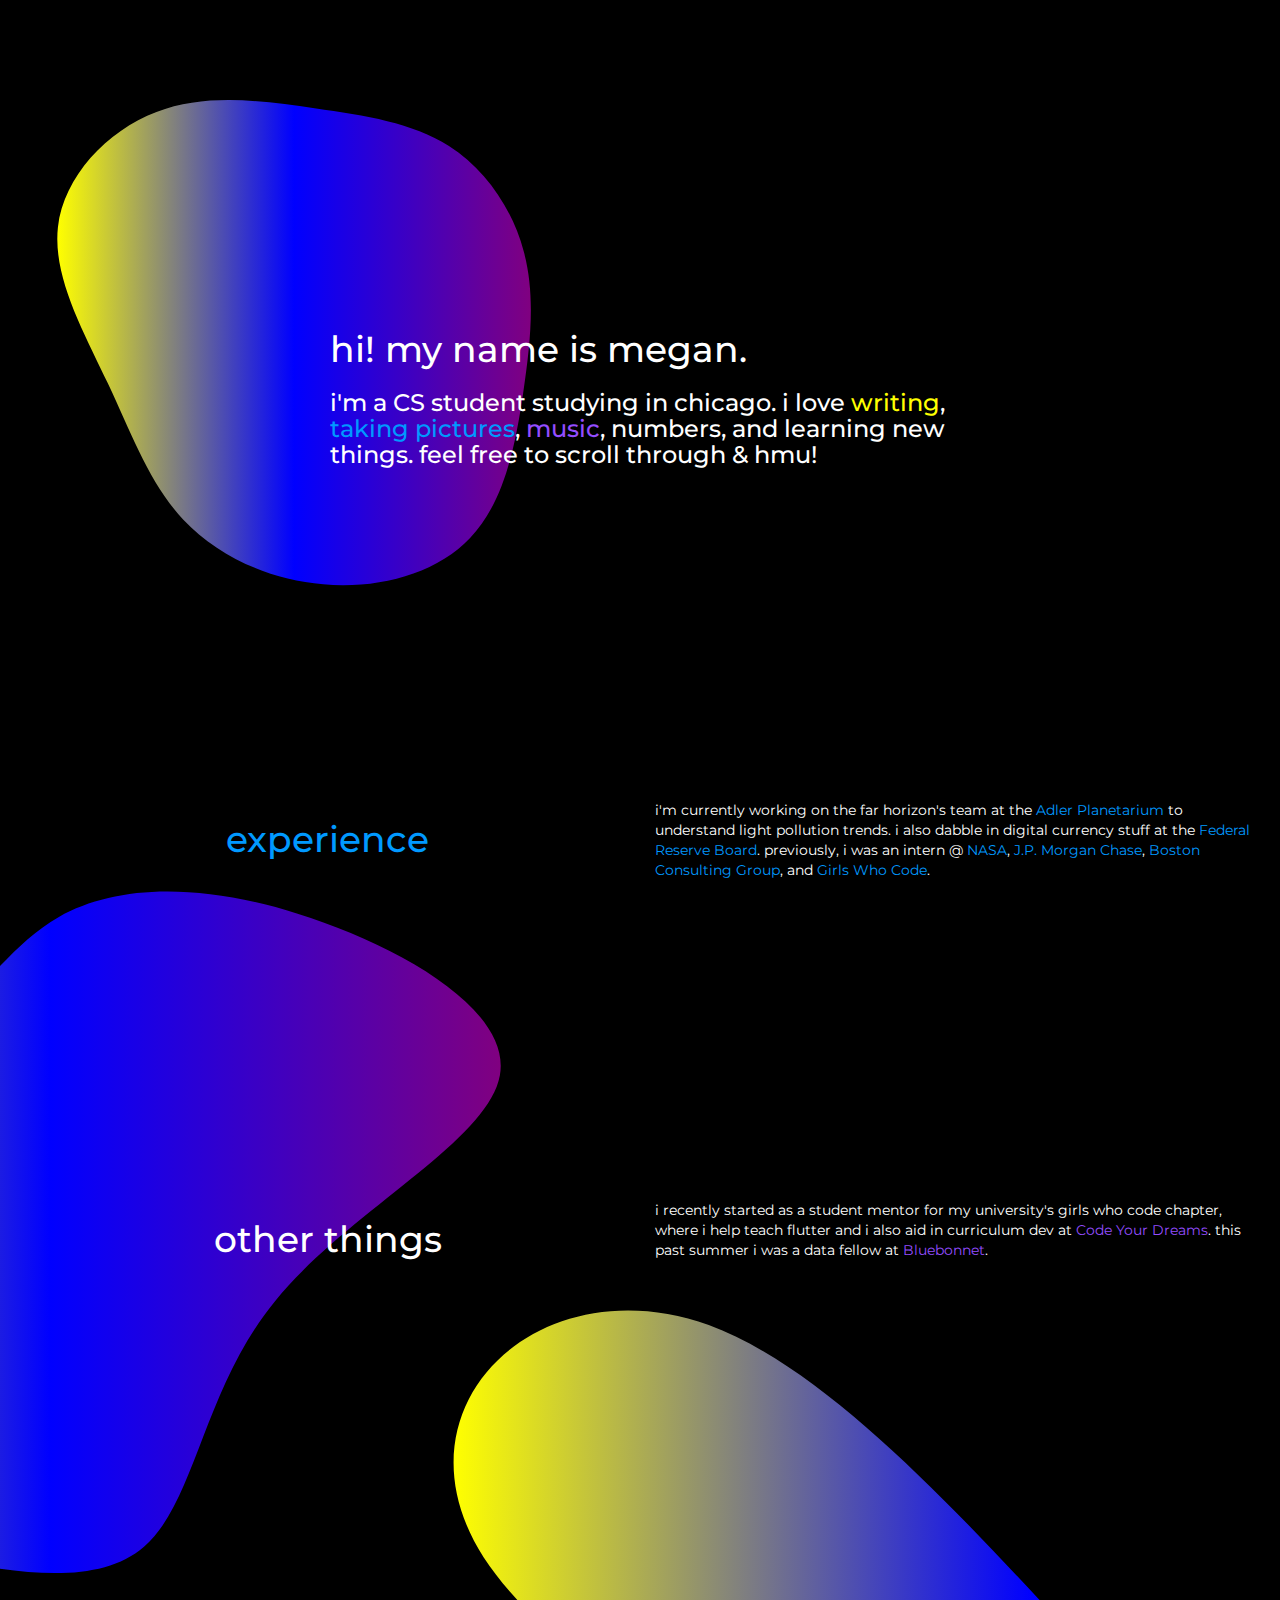
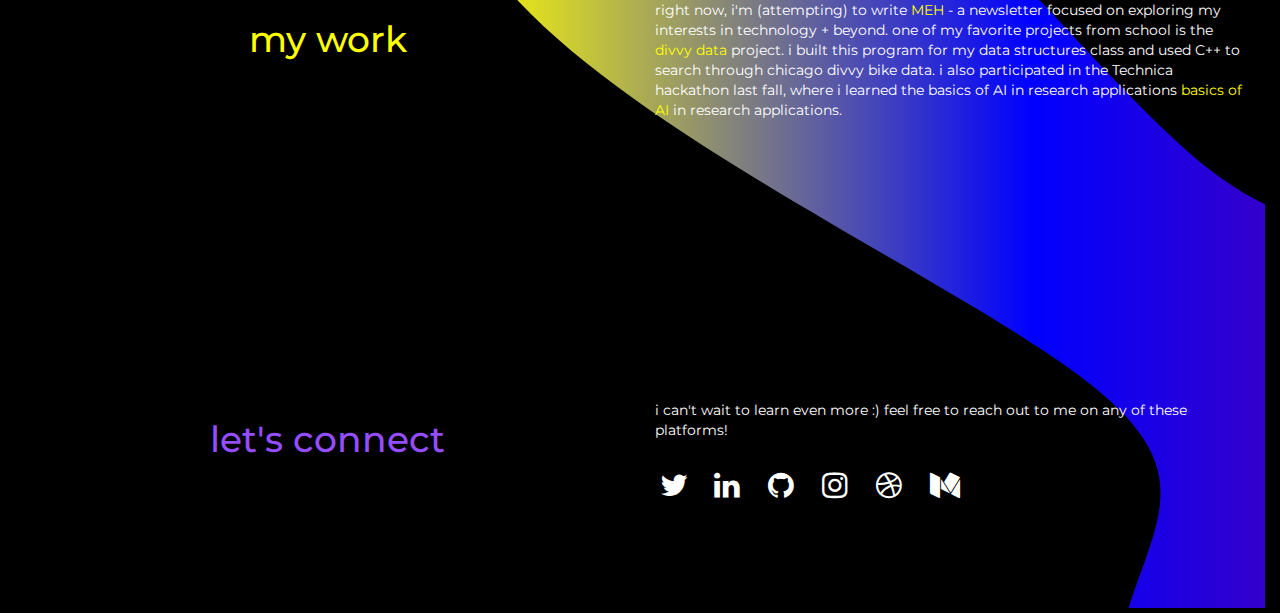
<file: index.html>
<!DOCTYPE html>
<html>
<head>
    <meta charset="utf-8">
    <meta name="viewport" content="width=device-width, initial-scale=1">
    <link rel="stylesheet" href="https://maxcdn.bootstrapcdn.com/bootstrap/3.4.1/css/bootstrap.min.css">
    <script src="https://ajax.googleapis.com/ajax/libs/jquery/3.5.1/jquery.min.js"></script>
    <script src="https://maxcdn.bootstrapcdn.com/bootstrap/3.4.1/js/bootstrap.min.js"></script>
    <link href="https://fonts.googleapis.com/css2?family=Montserrat:wght@700&display=swap" rel="stylesheet">
    <link href="index.css" rel="stylesheet">
    <link rel="stylesheet" href="https://cdnjs.cloudflare.com/ajax/libs/font-awesome/4.7.0/css/font-awesome.min.css">
    <link rel = "icon" href = 
"pleading-face_1f97a.png" 
        type = "image/x-icon">
    
    <title>megan mehta</title>
</head>
<style>
    .fa {
  padding: 20px;
  font-size: 30px;
  width: 50px;
  text-align: center;
  text-decoration: none;
}
    .fa-twitter{
  color: white;
  size: 20px;
}
.fa-linkedin{
  color: white;
  size: 20px;
}
.fa-instagram{
  color: white;
  size: 20px;
}
.fa-github{
  color: white;
  size: 20px;
}
.fa-dribbble{
  color: white;
  size: 20px;
}
.fa-medium{
  color: white;
  size: 20px;
}

.fa-google{
    color: white;
  size: 20px;
}
</style>
<body>


<div class="main" id="about"> 
    <div class="center">
        <div class="centerDiv">
            <h1>hi! my name is megan.</h1>
            <h3>i'm a CS student studying in chicago. i love <a href = "https://medium.com/@meganmehta" style="color:yellow">writing</a>, <a href = "https://vsco.co/meganmehta/gallery" style="color:#0099FF">taking pictures</a>, 
                <a href = "https://soundcloud.com/megdeemeh" style="color:#944DFF">music</a>, numbers, and
                learning new things. feel free to scroll through & hmu! 
            </h3>
        </div>
        </div>  
    <div class="blob">
        <!-- change blob style to original one from blob maker site-->
        <!-- This SVG is from https://codepen.io/Ali_Farooq_/pen/gKOJqx -->
        <!--<svg xmlns:xlink="http://www.w3.org/1999/xlink" version="1.1" xmlns="http://www.w3.org/2000/svg" viewBox="0 0 310 350">
            <path d="M156.4,339.5c31.8-2.5,59.4-26.8,80.2-48.5c28.3-29.5,40.5-47,56.1-85.1c14-34.3,20.7-75.6,2.3-111  c-18.1-34.8-55.7-58-90.4-72.3c-11.7-4.8-24.1-8.8-36.8-11.5l-0.9-0.9l-0.6,0.6c-27.7-5.8-56.6-6-82.4,3c-38.8,13.6-64,48.8-66.8,90.3c-3,43.9,17.8,88.3,33.7,128.8c5.3,13.5,10.4,27.1,14.9,40.9C77.5,309.9,111,343,156.4,339.5z"/>
        <linearGradient id="gradient-horizontal"> -->
            <svg viewBox="0 0 200 200" xmlns="http://www.w3.org/2000/svg">
                <path d="M40.3,-54.4C51.7,-47.1,60.2,-34.7,63.7,-21.3C67.3,-7.9,65.9,6.5,63.5,22.7C61.1,38.9,57.7,56.8,46.9,68.1C36.2,79.4,18.1,84.1,1,82.6C-16,81.2,-32,73.7,-42.7,62.4C-53.4,51,-58.7,35.9,-66.3,19.8C-73.8,3.8,-83.6,-13.3,-81.9,-29C-80.1,-44.7,-66.7,-59.1,-51.1,-65C-35.6,-71,-17.8,-68.5,-1.7,-66.2C14.4,-63.9,28.8,-61.7,40.3,-54.4Z" transform="translate(100 100)" />
        <linearGradient id="gradient-horizontal">
            <stop offset="0%" stop-color="var(--color-stop-1)" />
            <stop offset="50%" stop-color="var(--color-stop-2)" />
            <stop offset="100%" stop-color="var(--color-stop-3)" />
          </linearGradient>
          <linearGradient id="gradient-vertical" x2="0" y2="1">
            <stop offset="0%" stop-color="var(--color-stop-1)" />
            <stop offset="50%" stop-color="var(--color-stop-2)" />
            <stop offset="100%" stop-color="var(--color-stop-3)" />
          </linearGradient>
    </svg>
      </div>
</div>
   
<div class="main" id="experience">
    <div class="container-fluid">
        <div class="text-center">
            <h1 class="col-md-6 my-auto"style="color:#0099FF">experience</h1>
        </div>
            <p class = "col-md-6 my-auto" style="color:white"> i'm currently working on the far horizon's team at the <a style="color:#0099FF", href= https://www.adlerplanetarium.org/learn/all-ages/far-horizons/ >Adler Planetarium </a> 
                to understand light pollution trends.  
                i also dabble in digital currency stuff at the <a style="color:#0099FF", href= https://www.adlerplanetarium.org/learn/all-ages/far-horizons/ >Federal Reserve Board</a>. previously, i was an 
                intern @ <a style="color:#0099FF", href= https://www.nasa.gov/goddard >NASA</a>, <a style="color:#0099FF", href=https://www.jpmorgan.com/global/technology >J.P. Morgan Chase</a>,
                 <a style="color:#0099FF", href=https://www.bcg.com/en-us/ >Boston Consulting Group</a>, and <a style="color:#0099FF", href=https://girlswhocode.com/ >Girls Who Code</a>.</p>
        </div>
        <div class="blobOne">
            <svg viewBox="95 55 200 200" xmlns="http://www.w3.org/2000/svg">    
            <path d="M41.5,-41.3C57,-36.5,75,-26.4,73.1,-16C71.2,-5.6,49.4,5.2,38,19.2C26.6,33.2,25.7,50.5,17.5,57.6C9.4,64.6,-5.9,61.4,-22.8,57.5C-39.8,53.6,-58.4,49,-65,37.6C-71.5,26.1,-66,7.7,-55.5,-2.5C-45,-12.6,-29.4,-14.6,-19.3,-20.4C-9.3,-26.2,-4.6,-35.8,4.2,-40.8C13,-45.8,26,-46.2,41.5,-41.3Z" transform="translate(100 100)" />             </svg>
        </div>
    </div>
</div>

<div class="main" id="other">
    <div class="container-fluid">
        <div class="text-center">
        <h1 class="col-md-6 my-auto"style="color:white">other things</h1>
        </div>
        <p class = "col-md-6 my-auto" style="color:white"> i recently started as a student mentor for my university's girls who 
            code chapter, where i help teach flutter and i also aid in curriculum dev at <a style="color:#944DFF", href=https://www.codeyourdreams.org/ >Code Your Dreams</a>. 
            this past summer i was a data fellow at <a style="color:#944DFF", href=https://www.bluebonnetdata.org/ >Bluebonnet</a>. 

        </p>

        <div class="blobTwo">
            <svg viewBox="0 40 100 75" xmlns="http://www.w3.org/2000/svg">
                <path d="M11.7,-17.1C14,-16.8,13.8,-11.5,11.6,-7.8C9.3,-4.1,5,-2,8.6,4C12.1,10.1,23.4,20.1,26.7,31.6C29.9,43.2,25.2,56.3,16.7,60.3C8.3,64.3,-3.8,59.1,-9.3,49.4C-14.9,39.8,-14,25.6,-11.4,16.6C-8.8,7.6,-4.4,3.8,-15.9,-4.3C-27.4,-12.5,-54.7,-25,-62.5,-37C-70.2,-49,-58.2,-60.5,-44.5,-55.6C-30.9,-50.6,-15.4,-29.2,-5.4,-20.8C4.7,-12.5,9.5,-17.3,11.7,-17.1Z" transform="translate(100 100)" />
              </svg>
        </div>
    </div>
  
</div>

<div class="main" id="mywork">
    <div class="container-fluid">
        <div class="text-center">
        <h1 class="col-md-6 my-auto"style="color:yellow">my work</h1>
        </div>
        <p class = "col-md-6 my-auto" style="color:white"> right now, i'm (attempting) to write <a style="color:yellow", href=https://meh.substack.com>MEH</a> - a newsletter focused on exploring my 
            interests in technology + beyond. one of my favorite projects from school is the <a style="color:yellow", href=https://github.com/meganmehta/divvydata> divvy data </a> project.
            i built this program for my data structures class and used C++ to search through chicago divvy bike data.
            i also participated in the Technica hackathon last fall, where 
            i learned the basics of AI in research applications <a style="color:yellow", href=https://devpost.com/software/how-ai-is-making-your-smartphone-a-better-camera> basics of AI </a>in research applications.</p>
             
    </div>
</div>


<div class="main" id="contact">
    <div class="container-fluid">
        <div class="text-center">
            <h1 class="col-md-6 my-auto"style="color:#944DFF">let's connect</h1>
            </div>
        <p class = "col-md-6 my-auto" style="color:white"> i can't wait to learn even more :) feel free to reach out to me on any of these platforms! </p>
        <!-- add icons with social media links -->
        <a href="https://twitter.com/megdeemeh" class="fa fa-twitter"></a>
        <a href="https://www.linkedin.com/in/meganmehta/" class="fa fa-linkedin"></a>
        <a href="https://github.com/meganmehta" class="fa fa-github"></a>
        <a href="https://www.instagram.com/megdeemeh/" class="fa fa-instagram"></a>
        <a href="https://dribbble.com/megdeemeh" class="fa fa-dribbble"></a>
        <a href="https://medium.com/@meganmehta" class="fa fa-medium"></a>

    </div>
</div>

</body>
</html>
</file>
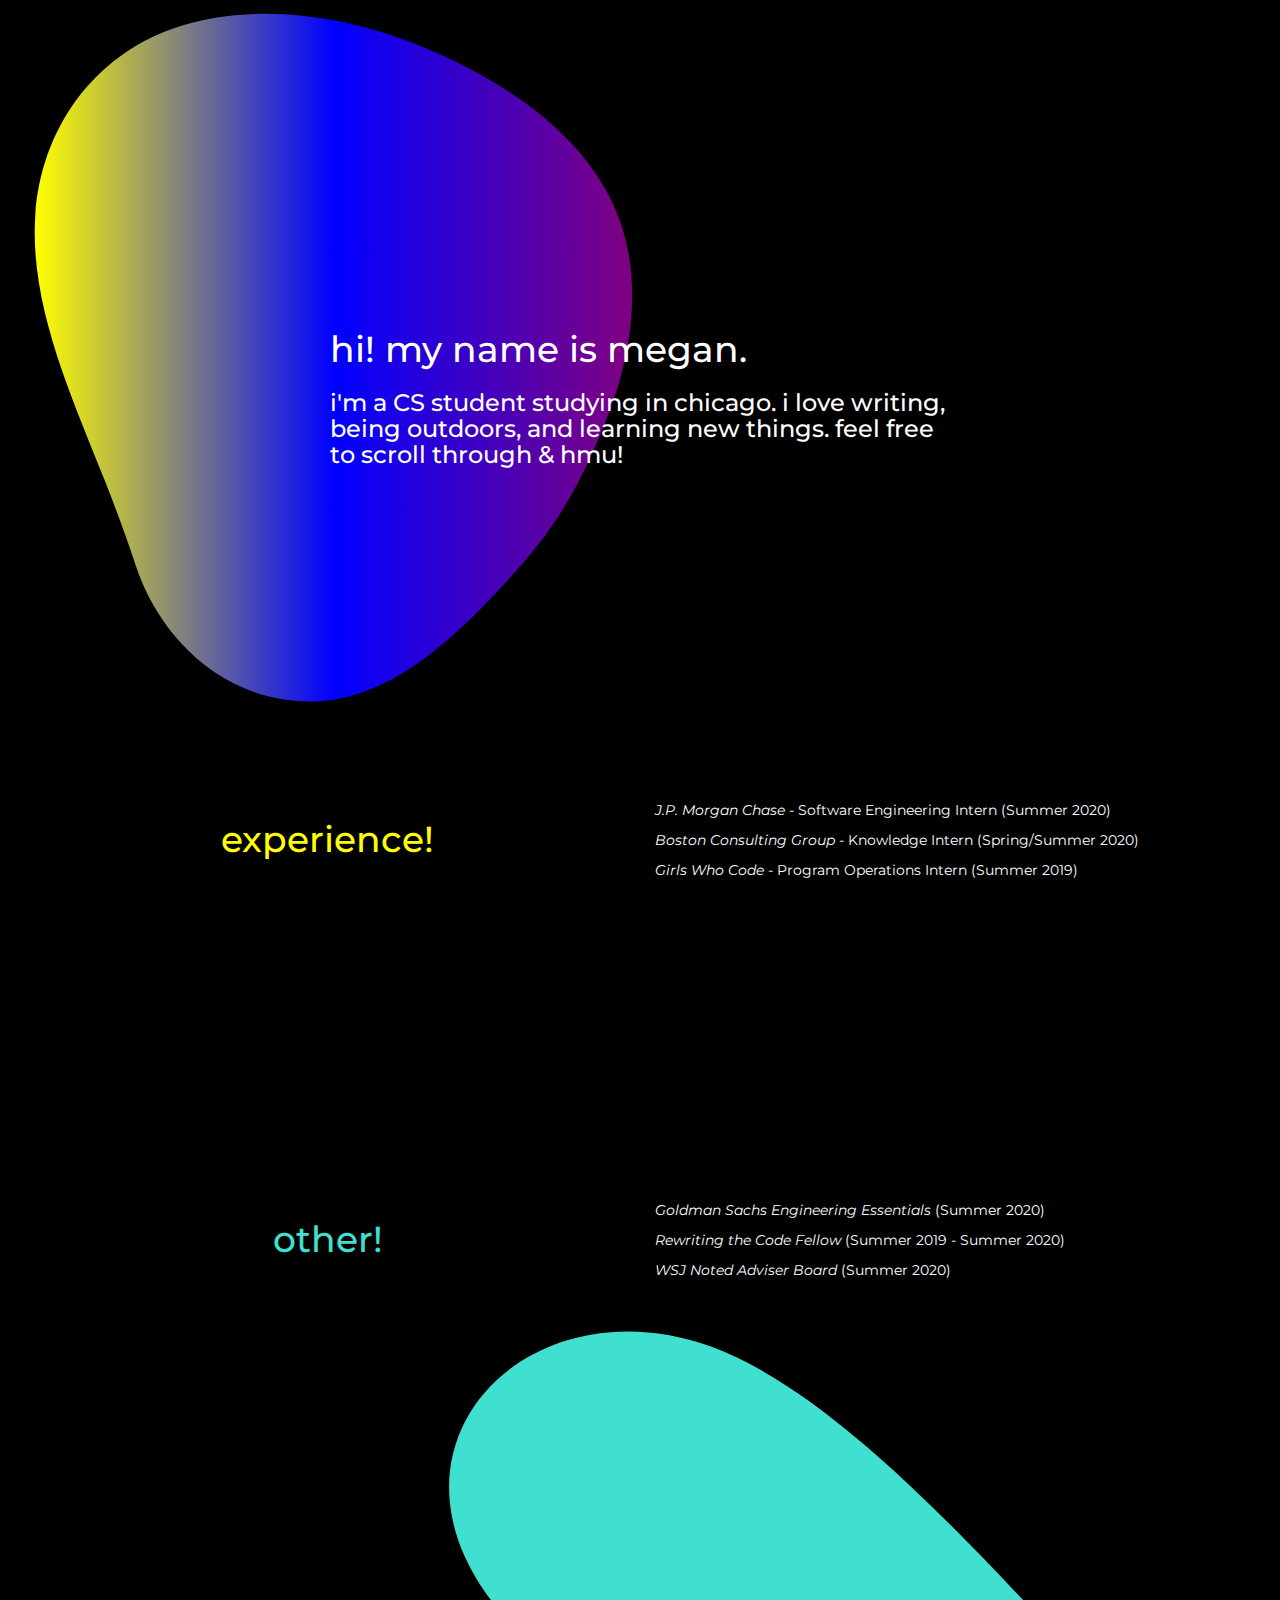
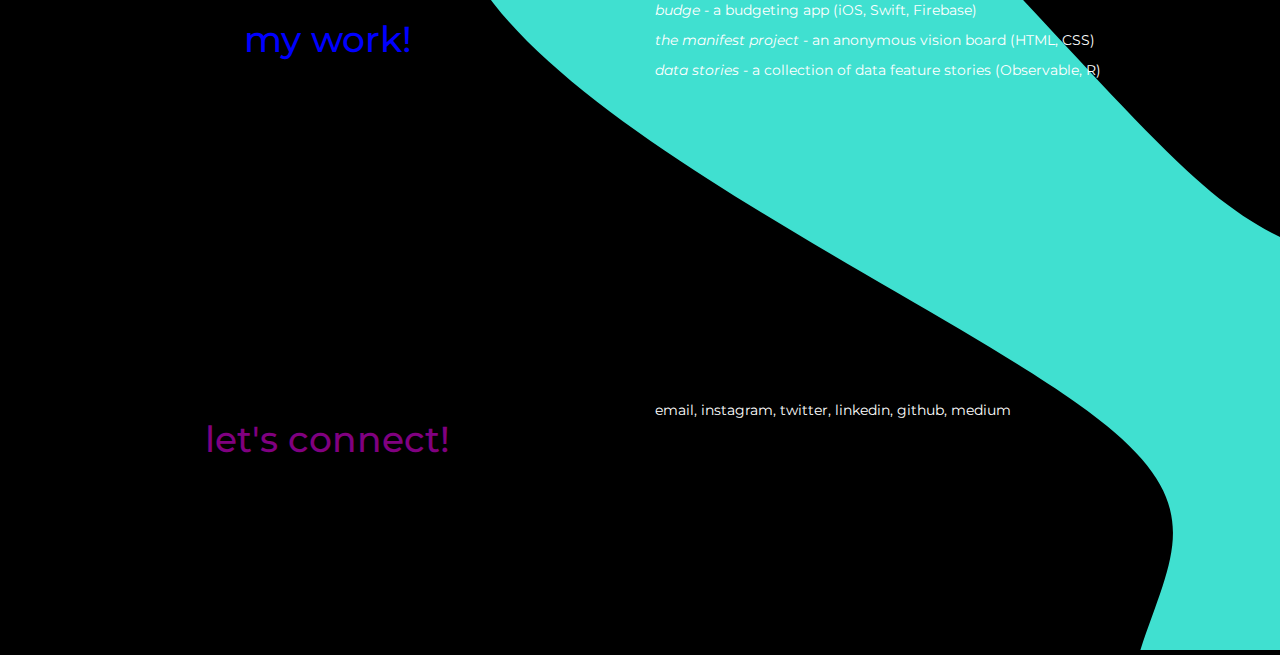
<file: main.html>
<!DOCTYPE html>
<html>
<head>
    <meta charset="utf-8">
    <meta name="viewport" content="width=device-width, initial-scale=1">
    <link rel="stylesheet" href="https://maxcdn.bootstrapcdn.com/bootstrap/3.4.1/css/bootstrap.min.css">
    <script src="https://ajax.googleapis.com/ajax/libs/jquery/3.5.1/jquery.min.js"></script>
    <script src="https://maxcdn.bootstrapcdn.com/bootstrap/3.4.1/js/bootstrap.min.js"></script>
    <link href="https://fonts.googleapis.com/css2?family=Montserrat:wght@700&display=swap" rel="stylesheet">
    <link href="index.css" rel="stylesheet">
</head>
<body>



<div class="main" id="about"> 
    <div class="center">
        <div class="centerDiv">
            <h1>hi! my name is megan.</h1>
            <h3>i'm a CS student studying in chicago. i love writing, being outdoors, and 
                learning new things. feel free to scroll through & hmu! 
            </h3>
        </div>
        </div>  
    <div class="blob">
        <!-- change blob style to original one from blob maker site-->
        <!-- This SVG is from https://codepen.io/Ali_Farooq_/pen/gKOJqx -->
        <svg xmlns:xlink="http://www.w3.org/1999/xlink" version="1.1" xmlns="http://www.w3.org/2000/svg" viewBox="0 0 310 350">
            <path d="M156.4,339.5c31.8-2.5,59.4-26.8,80.2-48.5c28.3-29.5,40.5-47,56.1-85.1c14-34.3,20.7-75.6,2.3-111  c-18.1-34.8-55.7-58-90.4-72.3c-11.7-4.8-24.1-8.8-36.8-11.5l-0.9-0.9l-0.6,0.6c-27.7-5.8-56.6-6-82.4,3c-38.8,13.6-64,48.8-66.8,90.3c-3,43.9,17.8,88.3,33.7,128.8c5.3,13.5,10.4,27.1,14.9,40.9C77.5,309.9,111,343,156.4,339.5z"/>
        <linearGradient id="gradient-horizontal">
            <stop offset="0%" stop-color="var(--color-stop-1)" />
            <stop offset="50%" stop-color="var(--color-stop-2)" />
            <stop offset="100%" stop-color="var(--color-stop-3)" />
          </linearGradient>
          <linearGradient id="gradient-vertical" x2="0" y2="1">
            <stop offset="0%" stop-color="var(--color-stop-1)" />
            <stop offset="50%" stop-color="var(--color-stop-2)" />
            <stop offset="100%" stop-color="var(--color-stop-3)" />
          </linearGradient>
    </svg>
      </div>
</div>
   
<div class="main" id="experience">
    <div class="container-fluid">
        <div class="text-center">
        <h1 class="col-md-6 my-auto"style="color:yellow">experience!</h1>
        </div>
        <p class = "col-md-6 my-auto" style="color:white"> <i>J.P. Morgan Chase</i> - Software Engineering Intern (Summer 2020) </p>
        <p class = "col-md-6 my-auto" style="color:white"> <i>Boston Consulting Group</i> - Knowledge Intern (Spring/Summer 2020) </p>
        <p class = "col-md-6 my-auto"style="color:white"> <i>Girls Who Code</i> - Program Operations Intern (Summer 2019) </p>
    </div>
</div>

<div class="main" id="other">
    <div class="container-fluid">
        <div class="text-center">
        <h1 class="col-md-6 my-auto"style="color:turquoise">other!</h1>
        </div>
        <p class = "col-md-6 my-auto" style="color:white"> <i>Goldman Sachs Engineering Essentials </i> (Summer 2020)</p>
        <p class = "col-md-6 my-auto" style="color:white"> <i>Rewriting the Code Fellow </i> (Summer 2019 - Summer 2020)</p>
        <p class = "col-md-6 my-auto" style="color:white"> <i>WSJ Noted Adviser Board </i> (Summer 2020)</p>
    </div>
    <div class="ogBlob">
        <svg viewBox="0 40 100 75" xmlns="http://www.w3.org/2000/svg">
            <path fill= "turquoise" d="M11.7,-17.1C14,-16.8,13.8,-11.5,11.6,-7.8C9.3,-4.1,5,-2,8.6,4C12.1,10.1,23.4,20.1,26.7,31.6C29.9,43.2,25.2,56.3,16.7,60.3C8.3,64.3,-3.8,59.1,-9.3,49.4C-14.9,39.8,-14,25.6,-11.4,16.6C-8.8,7.6,-4.4,3.8,-15.9,-4.3C-27.4,-12.5,-54.7,-25,-62.5,-37C-70.2,-49,-58.2,-60.5,-44.5,-55.6C-30.9,-50.6,-15.4,-29.2,-5.4,-20.8C4.7,-12.5,9.5,-17.3,11.7,-17.1Z" transform="translate(100 100)" />
          </svg>
        </div>
</div>

<div class="main" id="mywork">
    <div class="container-fluid">
        <div class="text-center">
        <h1 class="col-md-6 my-auto"style="color:blue">my work!</h1>
        </div>
        <p class = "col-md-6 my-auto" style="color:white"> <i>budge</i> - a budgeting app (iOS, Swift, Firebase) </p>
        <p class = "col-md-6 my-auto"style="color:white"> <i>the manifest project</i> - an anonymous vision board (HTML, CSS)</p>
        <p class = "col-md-6 my-auto"style="color:white"> <i>data stories</i> - a collection of data feature stories (Observable, R)</p>
    </div>

</div>


<div class="main" id="contact">
    <div class="container-fluid">
        <div class="text-center">
            <h1 class="col-md-6 my-auto"style="color:purple">let's connect!</h1>
            </div>
        <p class = "col-md-6 my-auto" style="color:white"> email, instagram, twitter, linkedin, github, medium </p>
    </div>
</div>

</body>
</html>
</file>
<file: index.css>
html {
    scroll-behavior: smooth;
    
  }
body{
  background-color: black;
}

  #gradient-horizontal {
    --color-stop-1: yellow;
    --color-stop-2: blue;
    --color-stop-3: purple;
  }


  #about {
    height: 600px;
    font-family: 'Montserrat', sans-serif;   
    position: relative;
    color: white;
    /*animation:  gradientAnimation 10s ease-in-out infinite;*/
  }

  .centerDiv {
    margin: auto;
    width: 50%;
    padding: 10px;
  }

  .center{
    padding: 300px 0;
  }

  .blob {
    position: absolute;
    top: 0;
    left: 0;
    fill: url(#gradient-horizontal);
    width: 50vmax;
    z-index: -1;
    animation: move 10s;
    transform-origin: 50% 50%;
  }

  .blobOne{
    fill: url(#gradient-horizontal);
  }

  .blobTwo{
    fill: url(#gradient-horizontal);
  }

  #experience {
    height: 400px;
    font-family: 'Montserrat', sans-serif;
    background-size: auto;
    padding: 200px 0;
  }
  #mywork{
      height: 400px;
      font-family: 'Montserrat', sans-serif;
      color: white;
      padding: 200px 0;
  }

  #other{
    height: 400px;
    font-family: 'Montserrat', sans-serif;
    color: white;
    padding: 200px 0;
  }

  #contact{
      height: 400px;
      font-family: 'Montserrat', sans-serif;
      color: white;
      padding: 200px 0;
  }

@keyframes move {
  0%   { transform: scale(1)   translate(10px, -30px); }
  38%  { transform: scale(0.8, 1) translate(80vw, 30vh) rotate(160deg); }
  40%  { transform: scale(0.8, 1) translate(80vw, 30vh) rotate(160deg); }
  78%  { transform: scale(1.3) translate(0vw, 50vh) rotate(-20deg); }
  80%  { transform: scale(1.3) translate(0vw, 50vh) rotate(-20deg); }
  100% { transform: scale(1)   translate(10px, -30px); }
}
</file>
